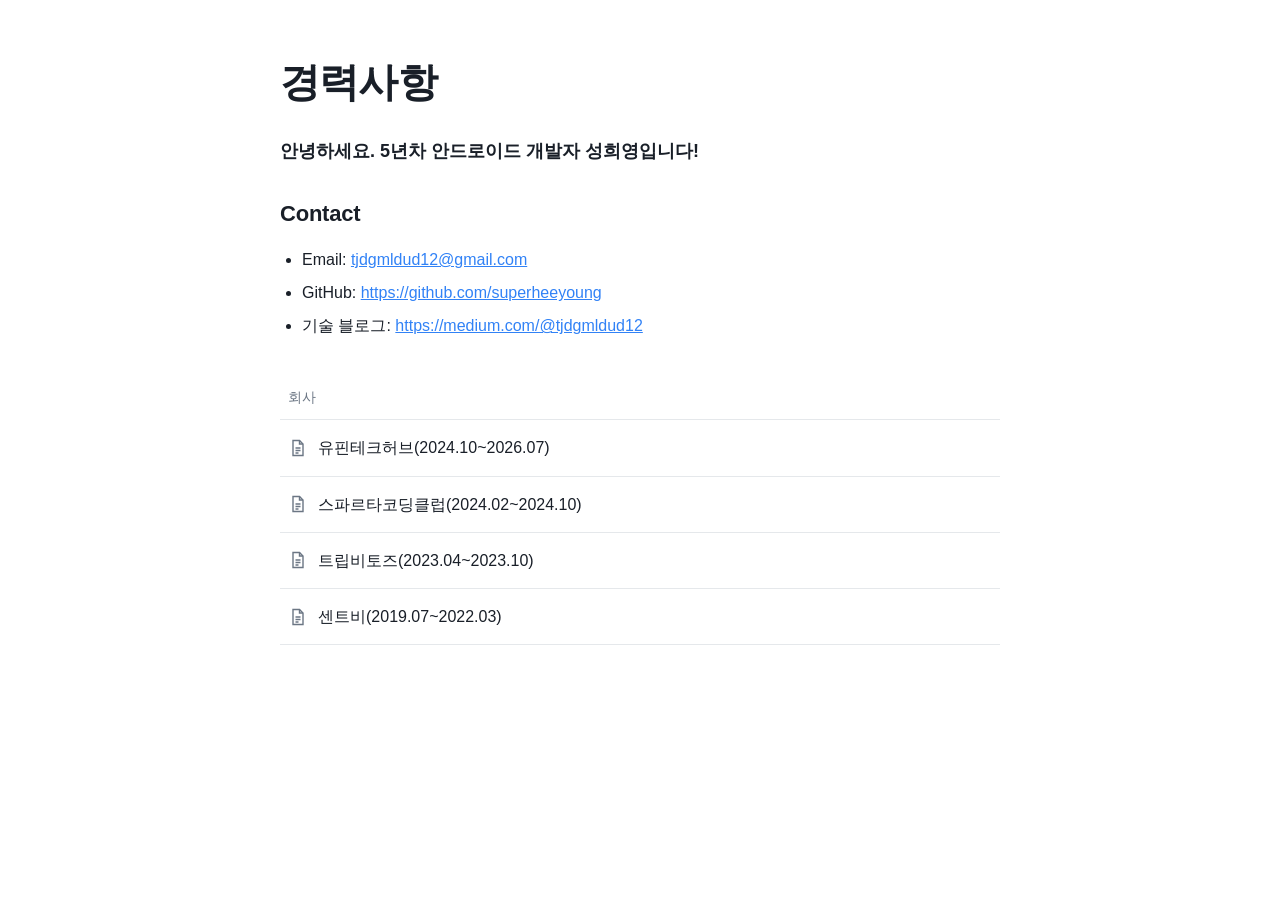
<file: index.html>
<!doctype html>
<html lang="ko">
<head>
<meta charset="utf-8">
<meta name="viewport" content="width=device-width, initial-scale=1">
<title>경력사항</title>
<meta name="description" content="안드로이드 개발자 경력사항 포트폴리오">
<link rel="stylesheet" href="style.css">
</head>
<body>
<main>
  <h1>경력사항</h1>

  <p class="intro">안녕하세요. 5년차 안드로이드 개발자 성희영입니다!</p>

  <h2>Contact</h2>
  <ul class="contact">
    <li>Email: <a href="mailto:tjdgmldud12@gmail.com">tjdgmldud12@gmail.com</a></li>
    <li>GitHub: <a href="https://github.com/superheeyoung" target="_blank" rel="noopener">https://github.com/superheeyoung</a></li>
    <li>기술 블로그: <a href="https://medium.com/@tjdgmldud12" target="_blank" rel="noopener">https://medium.com/@tjdgmldud12</a></li>
  </ul>

  <table class="career">
    <thead>
      <tr><th>회사</th></tr>
    </thead>
    <tbody>
      <tr><td><a class="row" href="yupintech.html">
        <svg width="20" height="20" viewBox="0 0 20 20" fill="none" stroke="currentColor" stroke-width="1.4" aria-hidden="true"><path d="M5 2.5h6.5L15 6v11.5H5z"/><path d="M11.5 2.5V6H15M7.5 10h5M7.5 12.5h5M7.5 15h3"/></svg>
        유핀테크허브(2024.10~2026.07)</a></td></tr>
      <tr><td><a class="row" href="sparta.html">
        <svg width="20" height="20" viewBox="0 0 20 20" fill="none" stroke="currentColor" stroke-width="1.4" aria-hidden="true"><path d="M5 2.5h6.5L15 6v11.5H5z"/><path d="M11.5 2.5V6H15M7.5 10h5M7.5 12.5h5M7.5 15h3"/></svg>
        스파르타코딩클럽(2024.02~2024.10)</a></td></tr>
      <tr><td><a class="row" href="tripbtoz.html">
        <svg width="20" height="20" viewBox="0 0 20 20" fill="none" stroke="currentColor" stroke-width="1.4" aria-hidden="true"><path d="M5 2.5h6.5L15 6v11.5H5z"/><path d="M11.5 2.5V6H15M7.5 10h5M7.5 12.5h5M7.5 15h3"/></svg>
        트립비토즈(2023.04~2023.10)</a></td></tr>
      <tr><td><a class="row" href="sentbe.html">
        <svg width="20" height="20" viewBox="0 0 20 20" fill="none" stroke="currentColor" stroke-width="1.4" aria-hidden="true"><path d="M5 2.5h6.5L15 6v11.5H5z"/><path d="M11.5 2.5V6H15M7.5 10h5M7.5 12.5h5M7.5 15h3"/></svg>
        센트비(2019.07~2022.03)</a></td></tr>
    </tbody>
  </table>
</main>
</body>
</html>
</file>
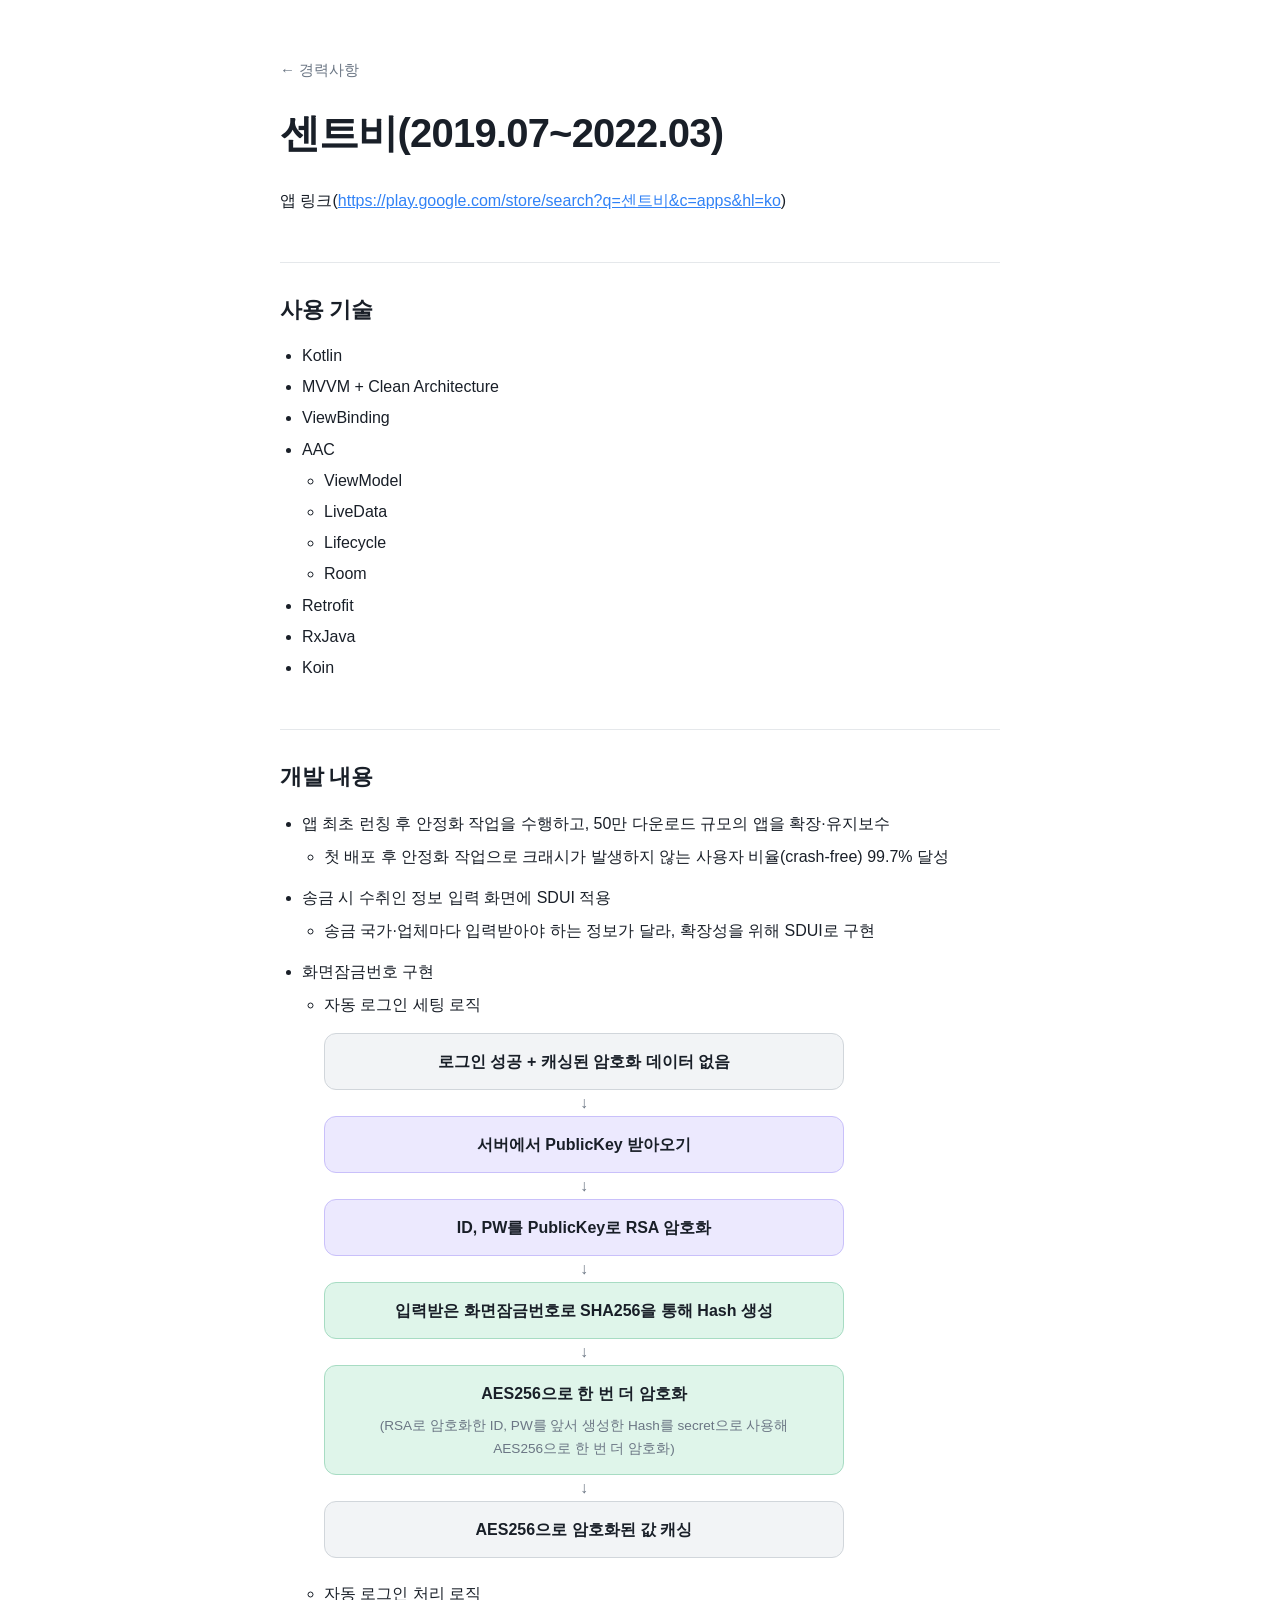
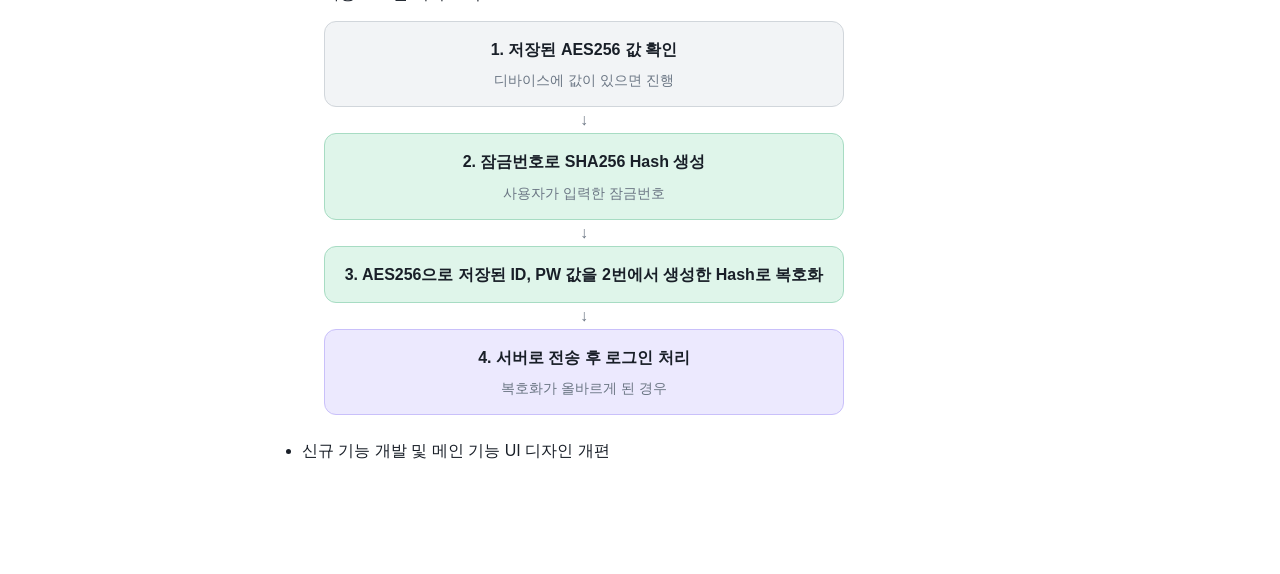
<file: sentbe.html>
<!doctype html>
<html lang="ko">
<head>
<meta charset="utf-8">
<meta name="viewport" content="width=device-width, initial-scale=1">
<title>센트비 (2019.07~2022.03)</title>
<meta name="description" content="센트비 안드로이드 개발 내용">
<link rel="stylesheet" href="style.css">
</head>
<body>
<main>
  <a class="back" href="index.html">← 경력사항</a>
  <h1>센트비(2019.07~2022.03)</h1>

  <div class="links">
    <p>앱 링크(<a href="https://play.google.com/store/search?q=%EC%84%BC%ED%8A%B8%EB%B9%84&amp;c=apps&amp;hl=ko" target="_blank" rel="noopener">https://play.google.com/store/search?q=센트비&amp;c=apps&amp;hl=ko</a>)</p>
  </div>

  <h2>사용 기술</h2>
  <ul class="tech">
    <li>Kotlin</li>
    <li>MVVM + Clean Architecture</li>
    <li>ViewBinding</li>
    <li>AAC
      <ul>
        <li>ViewModel</li>
        <li>LiveData</li>
        <li>Lifecycle</li>
        <li>Room</li>
      </ul>
    </li>
    <li>Retrofit</li>
    <li>RxJava</li>
    <li>Koin</li>
  </ul>

  <h2>개발 내용</h2>
  <ul class="dev">
    <li>앱 최초 런칭 후 안정화 작업을 수행하고, 50만 다운로드 규모의 앱을 확장·유지보수
      <ul>
        <li>첫 배포 후 안정화 작업으로 크래시가 발생하지 않는 사용자 비율(crash-free) 99.7% 달성</li>
      </ul>
    </li>

    <li>송금 시 수취인 정보 입력 화면에 SDUI 적용
      <ul>
        <li>송금 국가·업체마다 입력받아야 하는 정보가 달라, 확장성을 위해 SDUI로 구현</li>
      </ul>
    </li>

    <li>화면잠금번호 구현
      <ul>
        <li>자동 로그인 세팅 로직
          <div class="flow" role="group" aria-label="자동 로그인 세팅 로직 흐름도">
            <div class="step gray">로그인 성공 + 캐싱된 암호화 데이터 없음</div>
            <div class="step purple">서버에서 PublicKey 받아오기</div>
            <div class="step purple">ID, PW를 PublicKey로 RSA 암호화</div>
            <div class="step green">입력받은 화면잠금번호로 SHA256을 통해 Hash 생성</div>
            <div class="step green">AES256으로 한 번 더 암호화
              <small>(RSA로 암호화한 ID, PW를 앞서 생성한 Hash를 secret으로 사용해 AES256으로 한 번 더 암호화)</small>
            </div>
            <div class="step gray">AES256으로 암호화된 값 캐싱</div>
          </div>
        </li>
        <li>자동 로그인 처리 로직
          <div class="flow" role="group" aria-label="자동 로그인 처리 로직 흐름도">
            <div class="step gray">1. 저장된 AES256 값 확인
              <small>디바이스에 값이 있으면 진행</small>
            </div>
            <div class="step green">2. 잠금번호로 SHA256 Hash 생성
              <small>사용자가 입력한 잠금번호</small>
            </div>
            <div class="step green">3. AES256으로 저장된 ID, PW 값을 2번에서 생성한 Hash로 복호화</div>
            <div class="step purple">4. 서버로 전송 후 로그인 처리
              <small>복호화가 올바르게 된 경우</small>
            </div>
          </div>
        </li>
      </ul>
    </li>

    <li>신규 기능 개발 및 메인 기능 UI 디자인 개편</li>
  </ul>
</main>
</body>
</html>
</file>
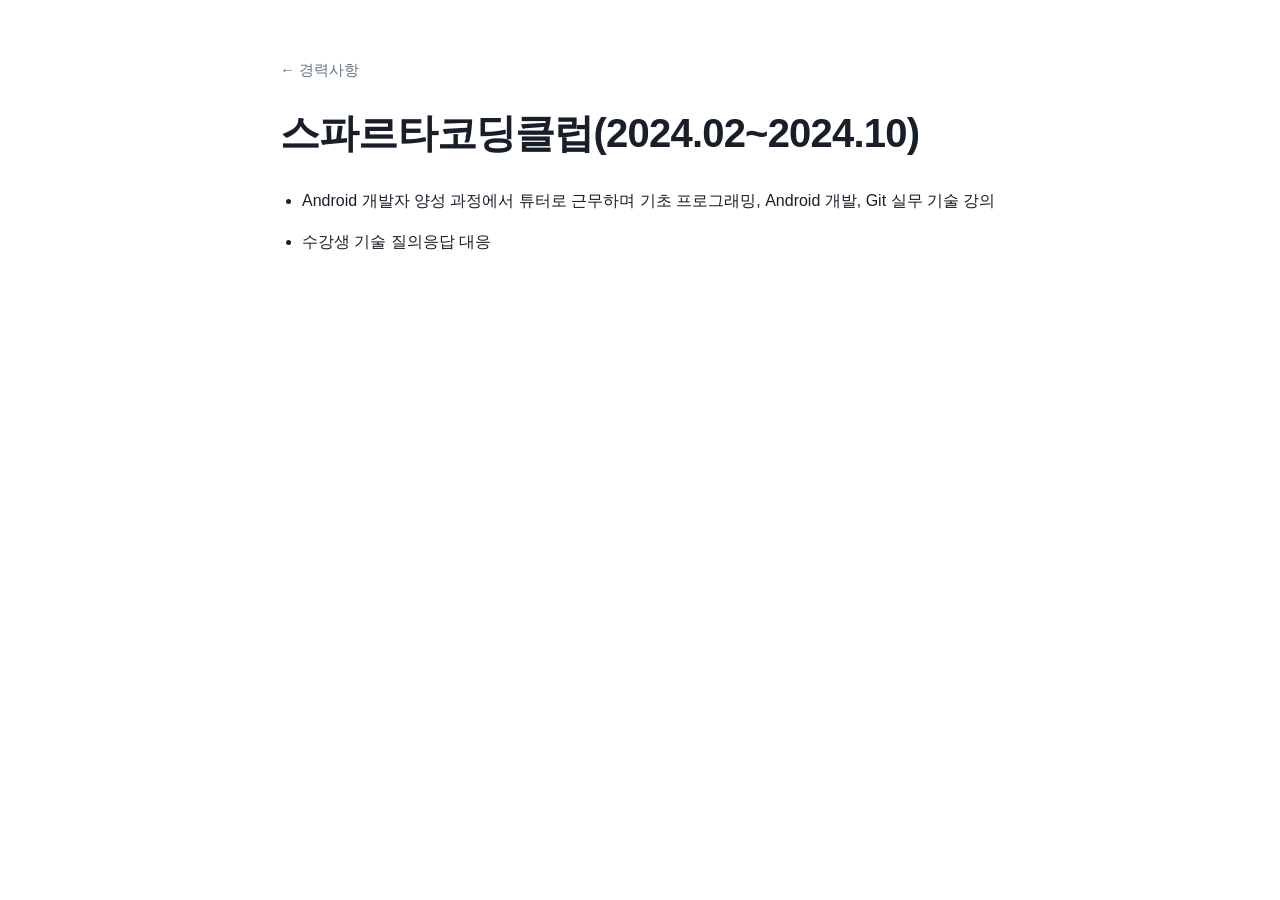
<file: sparta.html>
<!doctype html>
<html lang="ko">
<head>
<meta charset="utf-8">
<meta name="viewport" content="width=device-width, initial-scale=1">
<title>스파르타코딩클럽</title>
<link rel="stylesheet" href="style.css">
</head>
<body>
<main>
  <a class="back" href="index.html">← 경력사항</a>
  <h1>스파르타코딩클럽(2024.02~2024.10)</h1>

  <ul class="dev">
    <li>Android 개발자 양성 과정에서 튜터로 근무하며 기초 프로그래밍, Android 개발, Git 실무 기술 강의</li>
    <li>수강생 기술 질의응답 대응</li>
  </ul>
</main>
</body>
</html>
</file>
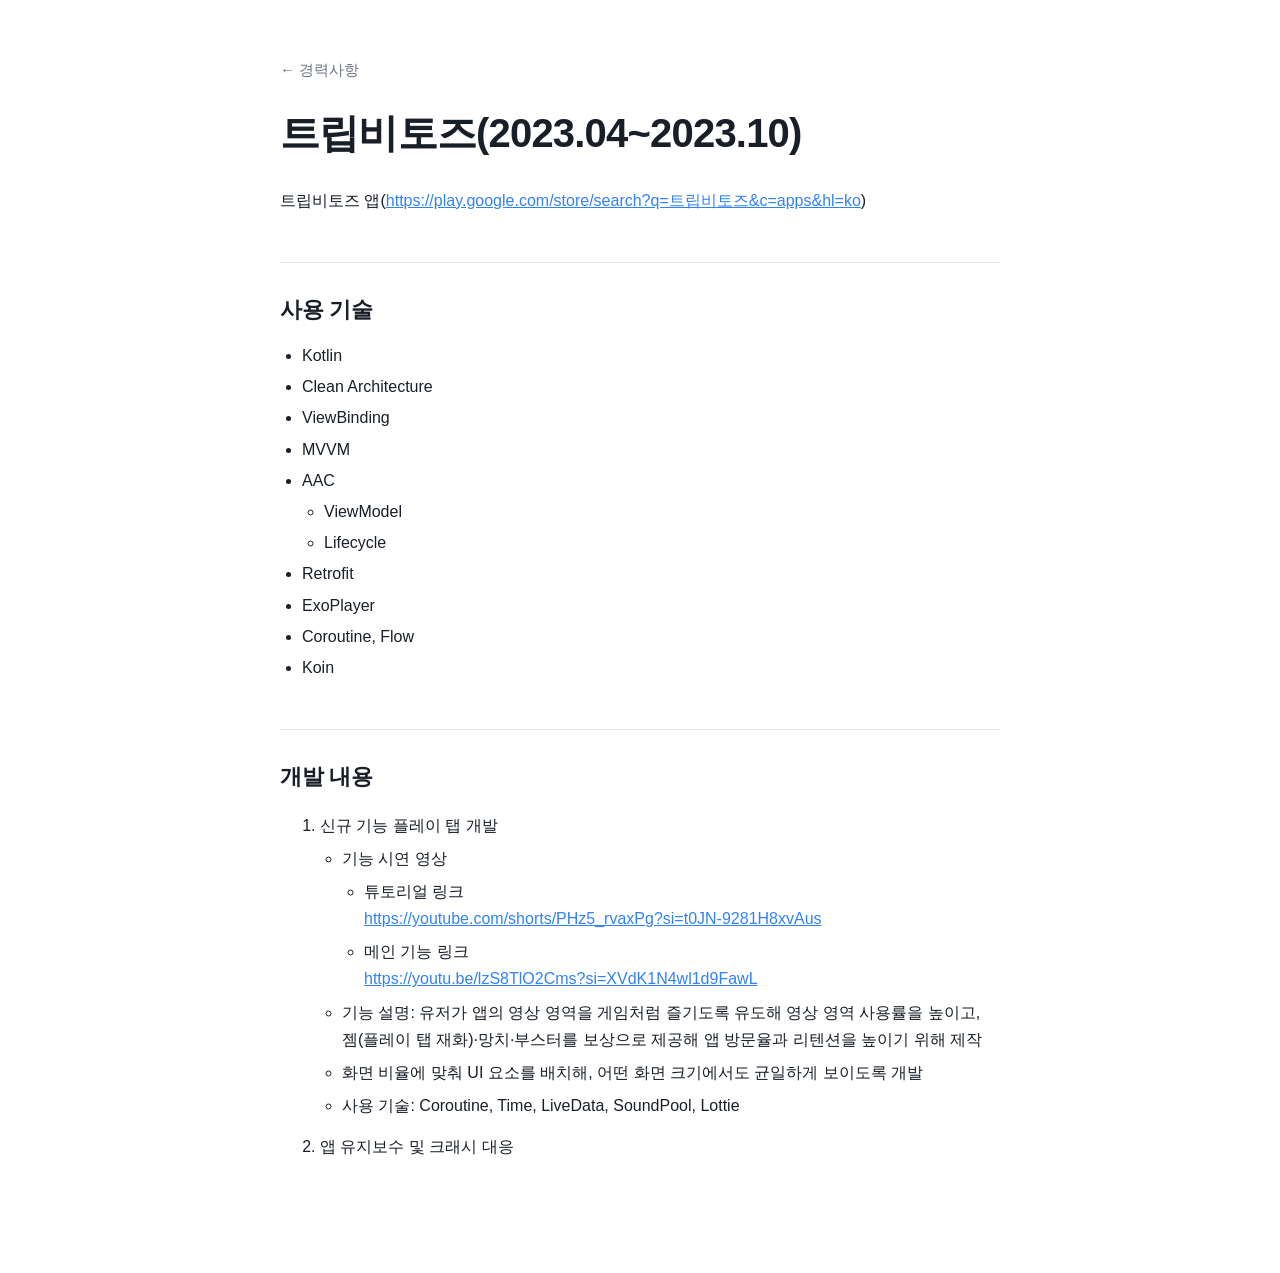
<file: tripbtoz.html>
<!doctype html>
<html lang="ko">
<head>
<meta charset="utf-8">
<meta name="viewport" content="width=device-width, initial-scale=1">
<title>트립비토즈 (2023.04~2023.10)</title>
<meta name="description" content="트립비토즈 안드로이드 개발 내용">
<link rel="stylesheet" href="style.css">
</head>
<body>
<main>
  <a class="back" href="index.html">← 경력사항</a>
  <h1>트립비토즈(2023.04~2023.10)</h1>

  <div class="links">
    <p>트립비토즈 앱(<a href="https://play.google.com/store/search?q=%ED%8A%B8%EB%A6%BD%EB%B9%84%ED%86%A0%EC%A6%88&amp;c=apps&amp;hl=ko" target="_blank" rel="noopener">https://play.google.com/store/search?q=트립비토즈&amp;c=apps&amp;hl=ko</a>)</p>
  </div>

  <h2>사용 기술</h2>
  <ul class="tech">
    <li>Kotlin</li>
    <li>Clean Architecture</li>
    <li>ViewBinding</li>
    <li>MVVM</li>
    <li>AAC
      <ul>
        <li>ViewModel</li>
        <li>Lifecycle</li>
      </ul>
    </li>
    <li>Retrofit</li>
    <li>ExoPlayer</li>
    <li>Coroutine, Flow</li>
    <li>Koin</li>
  </ul>

  <h2>개발 내용</h2>
  <ol class="dev">
    <li>신규 기능 플레이 탭 개발
      <ul>
        <li>기능 시연 영상
          <ul>
            <li>튜토리얼 링크<br><a href="https://youtube.com/shorts/PHz5_rvaxPg?si=t0JN-9281H8xvAus" target="_blank" rel="noopener">https://youtube.com/shorts/PHz5_rvaxPg?si=t0JN-9281H8xvAus</a></li>
            <li>메인 기능 링크<br><a href="https://youtu.be/lzS8TlO2Cms?si=XVdK1N4wl1d9FawL" target="_blank" rel="noopener">https://youtu.be/lzS8TlO2Cms?si=XVdK1N4wl1d9FawL</a></li>
          </ul>
        </li>
        <li>기능 설명: 유저가 앱의 영상 영역을 게임처럼 즐기도록 유도해 영상 영역 사용률을 높이고, 젬(플레이 탭 재화)·망치·부스터를 보상으로 제공해 앱 방문율과 리텐션을 높이기 위해 제작</li>
        <li>화면 비율에 맞춰 UI 요소를 배치해, 어떤 화면 크기에서도 균일하게 보이도록 개발</li>
        <li>사용 기술: Coroutine, Time, LiveData, SoundPool, Lottie</li>
      </ul>
    </li>
    <li>앱 유지보수 및 크래시 대응</li>
  </ol>
</main>
</body>
</html>
</file>
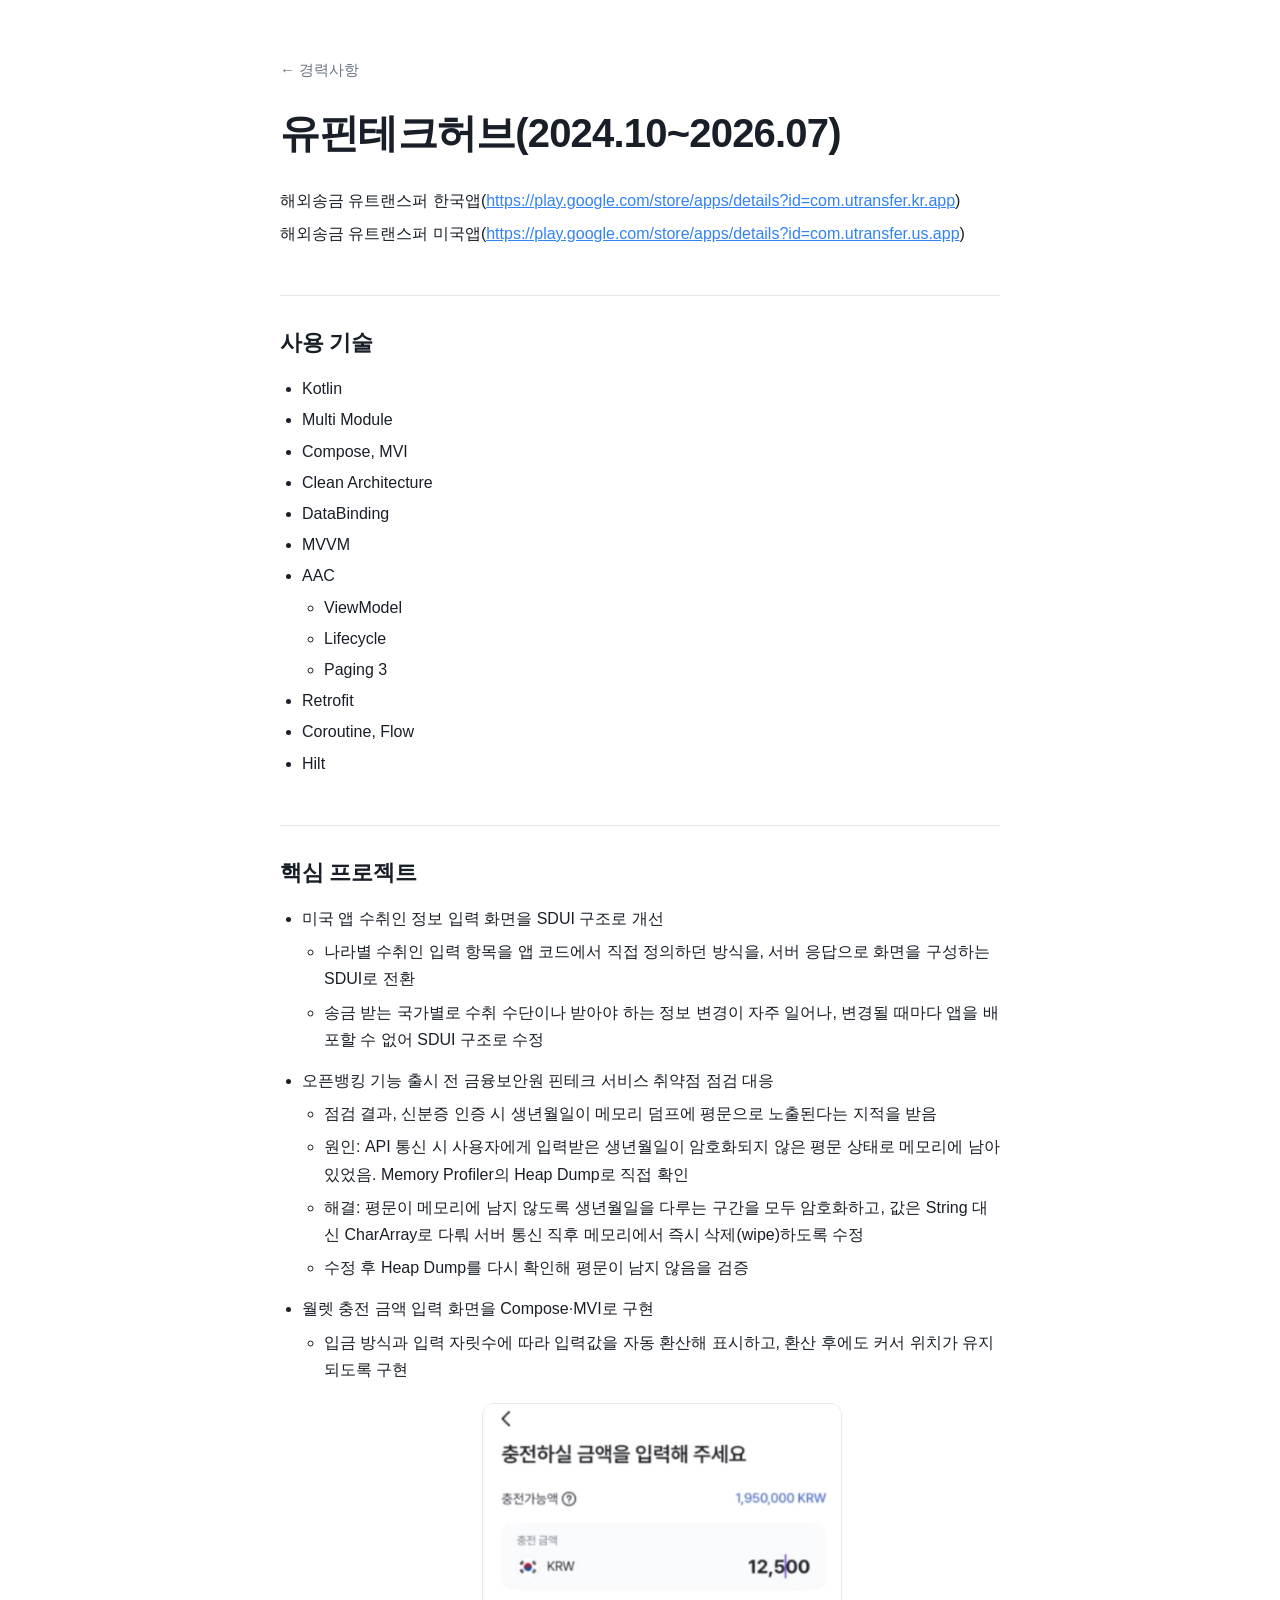
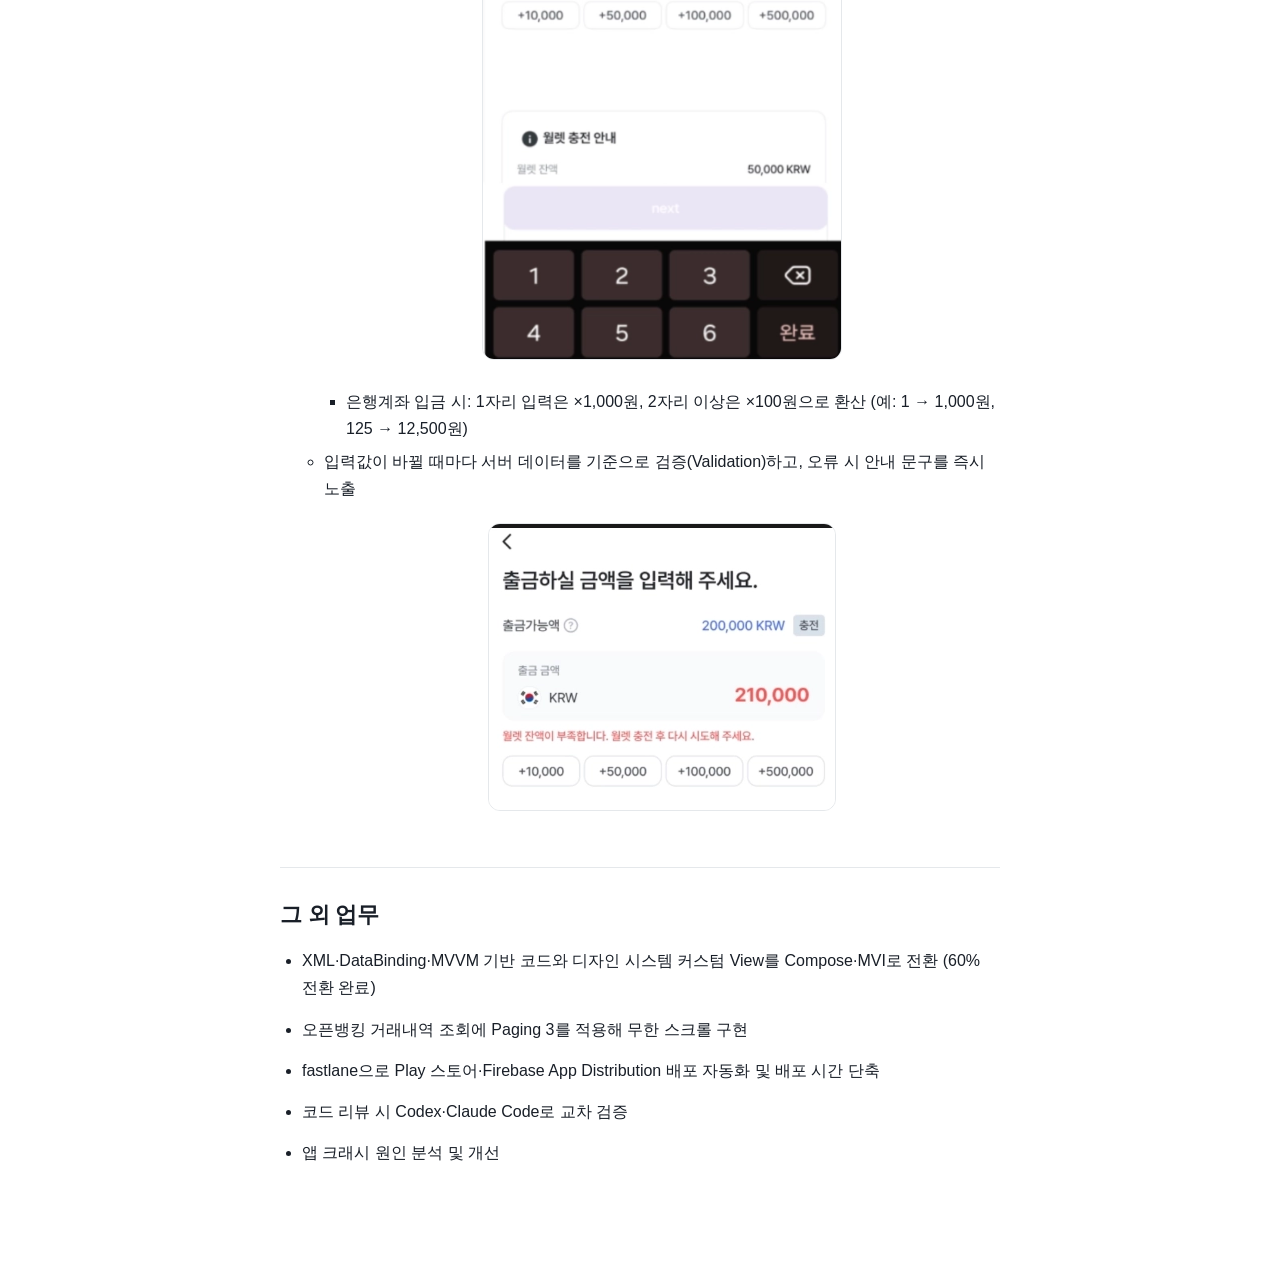
<file: yupintech.html>
<!doctype html>
<html lang="ko">
<head>
<meta charset="utf-8">
<meta name="viewport" content="width=device-width, initial-scale=1">
<title>유핀테크허브 (2024.10~2026.07)</title>
<meta name="description" content="유핀테크허브 안드로이드 개발 내용">
<link rel="stylesheet" href="style.css">
</head>
<body>
<main>
  <a class="back" href="index.html">← 경력사항</a>
  <h1>유핀테크허브(2024.10~2026.07)</h1>

  <div class="links">
    <p>해외송금 유트랜스퍼 한국앱(<a href="https://play.google.com/store/apps/details?id=com.utransfer.kr.app" target="_blank" rel="noopener">https://play.google.com/store/apps/details?id=com.utransfer.kr.app</a>)</p>
    <p>해외송금 유트랜스퍼 미국앱(<a href="https://play.google.com/store/apps/details?id=com.utransfer.us.app" target="_blank" rel="noopener">https://play.google.com/store/apps/details?id=com.utransfer.us.app</a>)</p>
  </div>

  <h2>사용 기술</h2>
  <ul class="tech">
    <li>Kotlin</li>
    <li>Multi Module</li>
    <li>Compose, MVI</li>
    <li>Clean Architecture</li>
    <li>DataBinding</li>
    <li>MVVM</li>
    <li>AAC
      <ul>
        <li>ViewModel</li>
        <li>Lifecycle</li>
        <li>Paging 3</li>
      </ul>
    </li>
    <li>Retrofit</li>
    <li>Coroutine, Flow</li>
    <li>Hilt</li>
  </ul>

  <h2>핵심 프로젝트</h2>
  <ul class="dev">
    <li>미국 앱 수취인 정보 입력 화면을 SDUI 구조로 개선
      <ul>
        <li>나라별 수취인 입력 항목을 앱 코드에서 직접 정의하던 방식을, 서버 응답으로 화면을 구성하는 SDUI로 전환</li>
        <li>송금 받는 국가별로 수취 수단이나 받아야 하는 정보 변경이 자주 일어나, 변경될 때마다 앱을 배포할 수 없어 SDUI 구조로 수정</li>
      </ul>
    </li>

    <li>오픈뱅킹 기능 출시 전 금융보안원 핀테크 서비스 취약점 점검 대응
      <ul>
        <li>점검 결과, 신분증 인증 시 생년월일이 메모리 덤프에 평문으로 노출된다는 지적을 받음</li>
        <li>원인: API 통신 시 사용자에게 입력받은 생년월일이 암호화되지 않은 평문 상태로 메모리에 남아 있었음. Memory Profiler의 Heap Dump로 직접 확인</li>
        <li>해결: 평문이 메모리에 남지 않도록 생년월일을 다루는 구간을 모두 암호화하고, 값은 String 대신 CharArray로 다뤄 서버 통신 직후 메모리에서 즉시 삭제(wipe)하도록 수정</li>
        <li>수정 후 Heap Dump를 다시 확인해 평문이 남지 않음을 검증</li>
      </ul>
    </li>

    <li>월렛 충전 금액 입력 화면을 Compose·MVI로 구현
      <ul>
        <li>입금 방식과 입력 자릿수에 따라 입력값을 자동 환산해 표시하고, 환산 후에도 커서 위치가 유지되도록 구현
          <figure>
            <img src="images/wallet-charge.png" alt="월렛 충전 금액 입력 화면">
          </figure>
          <ul>
            <li>은행계좌 입금 시: 1자리 입력은 ×1,000원, 2자리 이상은 ×100원으로 환산 (예: 1 → 1,000원, 125 → 12,500원)</li>
          </ul>
        </li>
        <li>입력값이 바뀔 때마다 서버 데이터를 기준으로 검증(Validation)하고, 오류 시 안내 문구를 즉시 노출
          <figure>
            <img src="images/wallet-withdraw.png" alt="월렛 출금 금액 입력 화면, 잔액 부족 안내">
          </figure>
        </li>
      </ul>
    </li>
  </ul>

  <h2>그 외 업무</h2>
  <ul class="dev">
    <li>XML·DataBinding·MVVM 기반 코드와 디자인 시스템 커스텀 View를 Compose·MVI로 전환 (60% 전환 완료)</li>
    <li>오픈뱅킹 거래내역 조회에 Paging 3를 적용해 무한 스크롤 구현</li>
    <li>fastlane으로 Play 스토어·Firebase App Distribution 배포 자동화 및 배포 시간 단축</li>
    <li>코드 리뷰 시 Codex·Claude Code로 교차 검증</li>
    <li>앱 크래시 원인 분석 및 개선</li>
  </ul>
</main>
</body>
</html>
</file>
<file: style.css>
:root {
  --bg: #ffffff;
  --fg: #191f28;
  --sub: #6b7684;
  --line: #e5e8eb;
  --accent: #3182f6;
  --hover: #f7f8fa;
}
@media (prefers-color-scheme: dark) {
  :root {
    --bg: #191919;
    --fg: #f2f4f6;
    --sub: #9ea4ae;
    --line: #2f2f2f;
    --accent: #6aa8ff;
    --hover: #232323;
  }
}
* { box-sizing: border-box; }
body {
  margin: 0;
  background: var(--bg);
  color: var(--fg);
  font-family: -apple-system, BlinkMacSystemFont, "Pretendard", "Apple SD Gothic Neo", "Noto Sans KR", "Malgun Gothic", sans-serif;
  line-height: 1.7;
  -webkit-font-smoothing: antialiased;
}
main {
  max-width: 760px;
  margin: 0 auto;
  padding: 56px 20px 96px;
}
h1 {
  font-size: clamp(28px, 6vw, 40px);
  line-height: 1.3;
  margin: 0 0 28px;
  letter-spacing: -0.02em;
}
h2 {
  font-size: 22px;
  margin: 48px 0 14px;
  padding-top: 28px;
  border-top: 1px solid var(--line);
  letter-spacing: -0.01em;
}
a { color: var(--accent); word-break: break-all; }
ul { margin: 0; padding-left: 22px; }
li { margin: 6px 0; }
ul ul { margin-top: 4px; list-style: circle; }
ul ul ul { list-style: square; }
.links p { margin: 6px 0; }
.tech li { margin: 4px 0; }
.dev > li { margin: 14px 0; }
figure { margin: 20px 0; text-align: center; }
figure img {
  max-width: min(100%, 360px);
  height: auto;
  border: 1px solid var(--line);
  border-radius: 12px;
}
.back {
  display: inline-block;
  margin-bottom: 24px;
  color: var(--sub);
  text-decoration: none;
  font-size: 15px;
}
.back:hover { color: var(--fg); }
.note { color: var(--sub); }

/* 경력사항 표 */
.career { width: 100%; border-collapse: collapse; margin-top: 8px; }
.career th {
  text-align: left;
  font-weight: 500;
  font-size: 14px;
  color: var(--sub);
  padding: 10px 8px;
  border-bottom: 1px solid var(--line);
}
.career td { padding: 0; border-bottom: 1px solid var(--line); }
.career a.row {
  display: flex;
  align-items: center;
  gap: 10px;
  padding: 14px 8px;
  color: var(--fg);
  text-decoration: none;
  font-weight: 500;
  word-break: keep-all;
}
.career a.row:hover { background: var(--hover); }
.career svg { flex: none; color: var(--sub); }

/* 플로우 도식 */
:root {
  --step-gray-bg: #f2f4f6; --step-gray-line: #d1d6db;
  --step-purple-bg: #ece9fe; --step-purple-line: #c9c0fa;
  --step-green-bg: #dff5ea; --step-green-line: #a7dcc3;
}
@media (prefers-color-scheme: dark) {
  :root {
    --step-gray-bg: #2b2b2d; --step-gray-line: #4a4a4e;
    --step-purple-bg: #30295f; --step-purple-line: #5a4fa8;
    --step-green-bg: #0d4a39; --step-green-line: #2c7f63;
  }
}
.flow {
  display: flex;
  flex-direction: column;
  gap: 26px;
  max-width: 520px;
  margin: 14px 0 22px;
  padding: 0;
  list-style: none;
}
.flow .step {
  position: relative;
  margin: 0;
  padding: 14px 16px;
  text-align: center;
  font-weight: 600;
  border: 1px solid var(--line);
  border-radius: 12px;
  word-break: keep-all;
}
.flow .step small {
  display: block;
  margin-top: 6px;
  font-weight: 400;
  font-size: 0.85em;
  color: var(--sub);
}
.flow .step:not(:last-child)::after {
  content: "↓";
  position: absolute;
  left: 50%;
  bottom: -27px;
  transform: translateX(-50%);
  color: var(--sub);
}
.flow .gray { background: var(--step-gray-bg); border-color: var(--step-gray-line); }
.flow .purple { background: var(--step-purple-bg); border-color: var(--step-purple-line); }
.flow .green { background: var(--step-green-bg); border-color: var(--step-green-line); }

/* 첫 화면: 제목 바로 아래 Contact */
.intro { margin: 0 0 28px; font-size: 18px; font-weight: 600; }
.intro + h2 { margin-top: 8px; border-top: 0; padding-top: 0; }
ul.contact { margin-bottom: 36px; }
</file>
